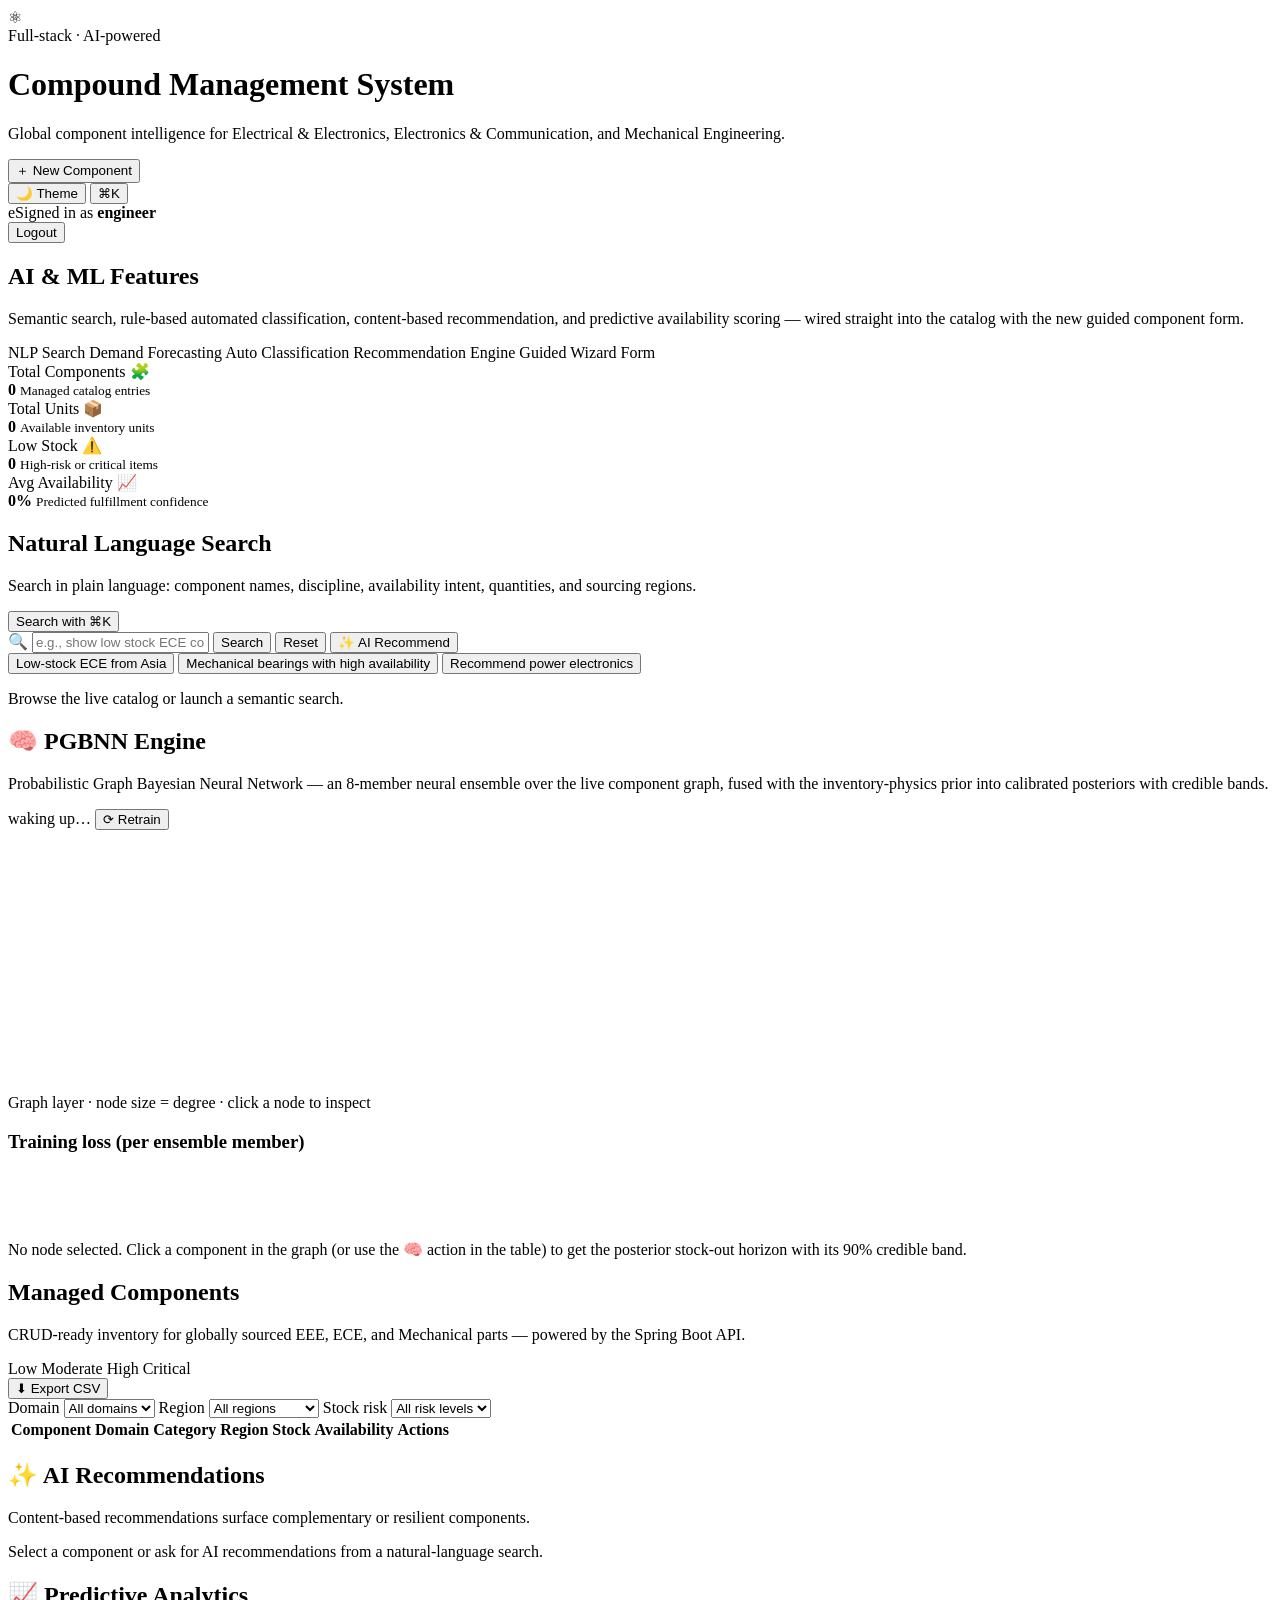
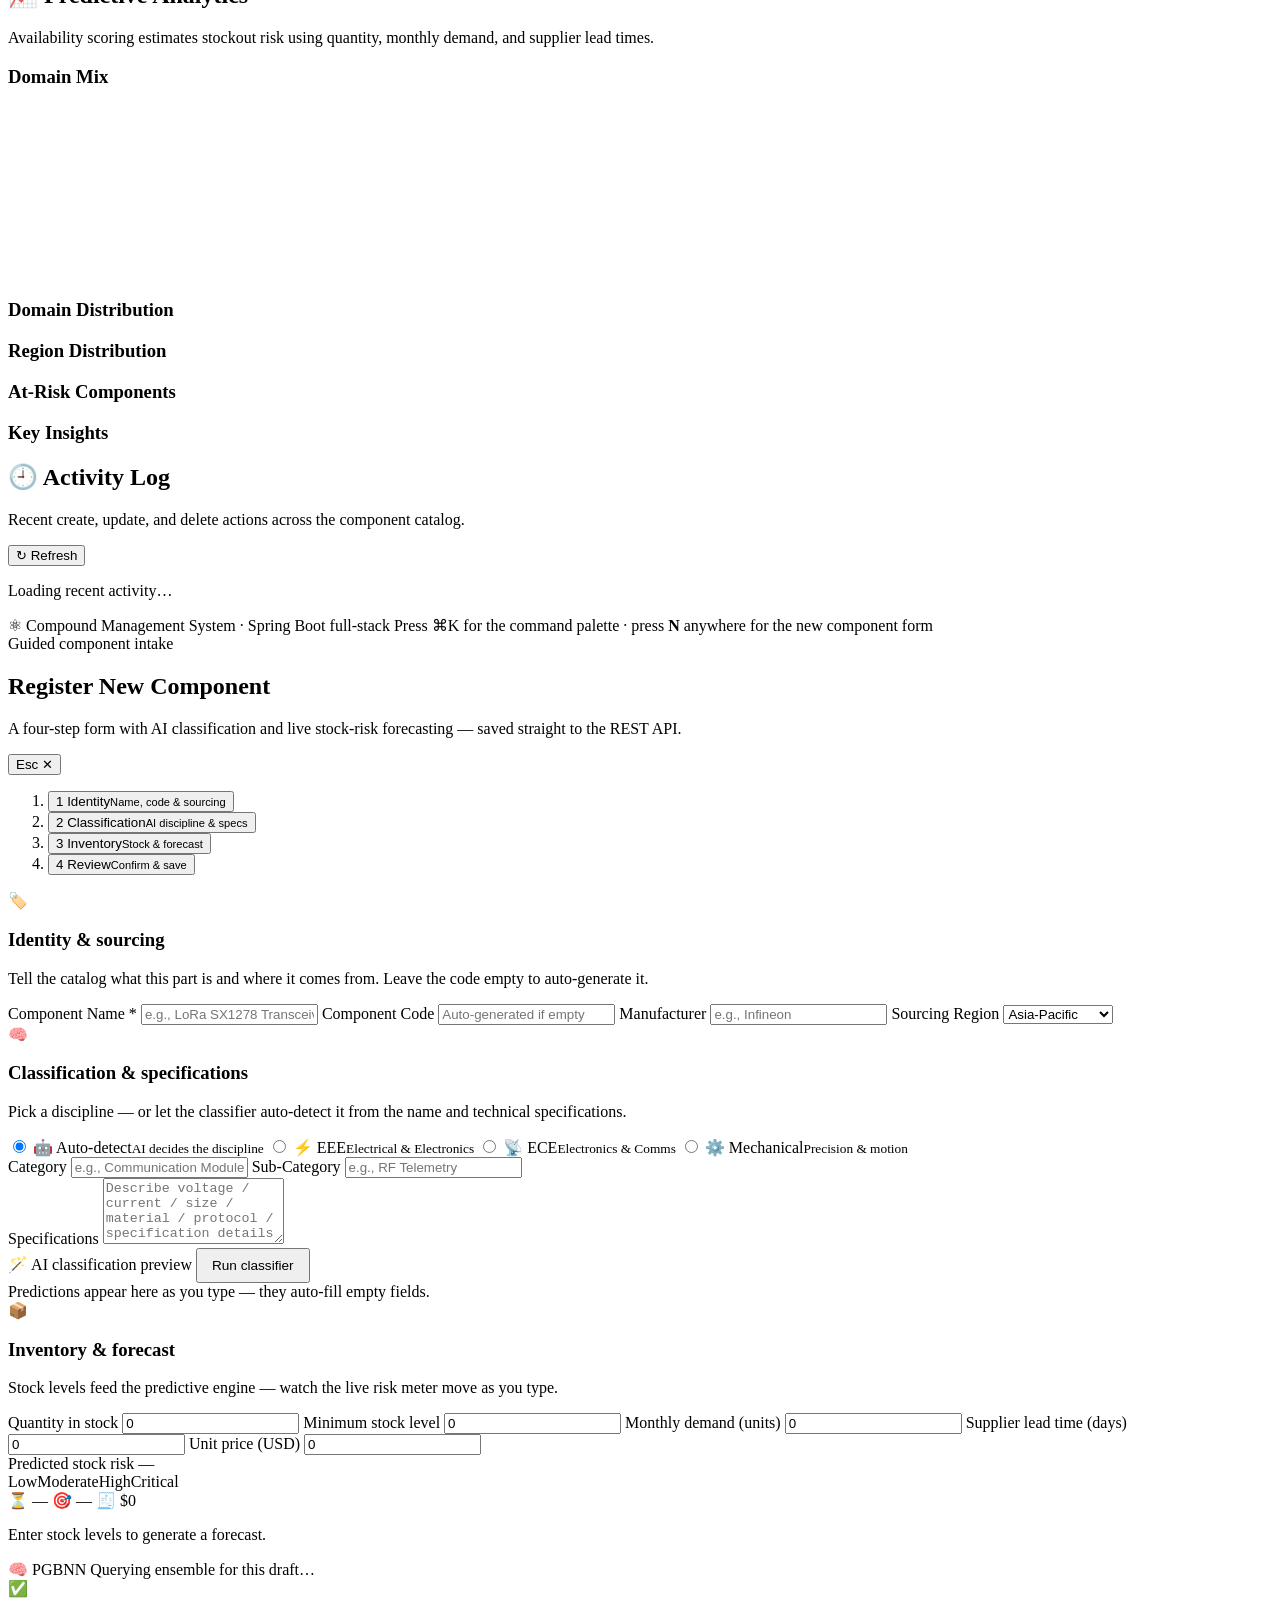
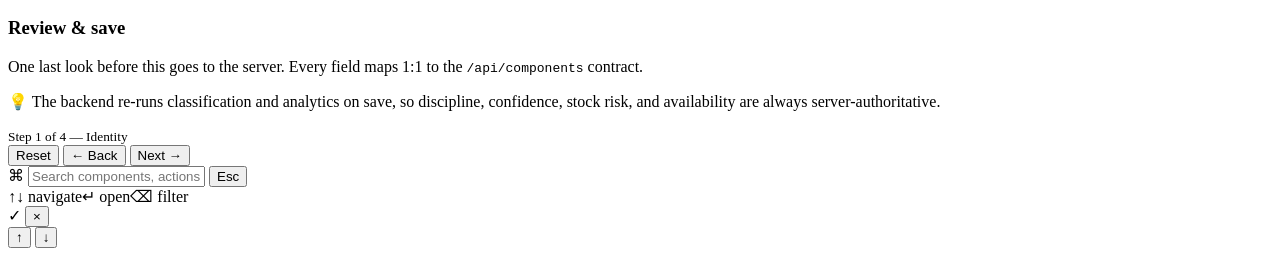
<file: src/main/resources/templates/dashboard.html>
<!DOCTYPE html>
<html lang="en" xmlns:th="http://www.thymeleaf.org">
<head>
    <meta charset="UTF-8">
    <meta name="viewport" content="width=device-width, initial-scale=1.0">
    <meta name="description" content="AI-enabled component management for EEE, ECE, and Mechanical engineering.">
    <title>Compound Management System</title>
    <link rel="stylesheet" th:href="@{/css/main.css}">
</head>
<body>
<div class="app-shell">
    <header class="topbar">
        <div class="brand">
            <span class="brand-mark" aria-hidden="true">⚛</span>
            <div>
                <span class="eyebrow"><span class="live-dot" aria-hidden="true"></span>Full-stack · AI-powered</span>
                <h1>Compound <span class="grad-text">Management</span> System</h1>
                <p class="tagline">Global component intelligence for Electrical &amp; Electronics, Electronics &amp; Communication, and Mechanical Engineering.</p>
            </div>
        </div>
        <div class="topbar-actions">
            <button id="newComponentBtn" class="primary-btn" type="button">＋ New Component</button>
            <div class="topbar-tools">
                <button id="themeToggle" class="ghost-btn" type="button" title="Toggle light / dark theme" aria-label="Toggle color theme">
                    <span class="theme-icon" aria-hidden="true">🌙</span>
                    <span class="theme-label">Theme</span>
                </button>
                <button id="commandOpenBtn" class="ghost-btn" type="button" title="Open command palette" aria-label="Open command palette">
                    <span aria-hidden="true">⌘K</span>
                </button>
            </div>
            <div class="user-chip"><span class="avatar" aria-hidden="true" th:text="${#strings.substring(username,0,1)}">e</span>Signed in as <strong th:text="${username}">engineer</strong></div>
            <form th:action="@{/logout}" method="post">
                <button type="submit" class="ghost-btn">Logout</button>
            </form>
        </div>
    </header>

    <section class="hero-grid">
        <article class="hero-card accent">
            <h2 class="grad-text">AI &amp; ML Features</h2>
            <p>Semantic search, rule-based automated classification, content-based recommendation, and predictive availability scoring — wired straight into the catalog with the new guided component form.</p>
            <div class="hero-tags">
                <span>NLP Search</span>
                <span>Demand Forecasting</span>
                <span>Auto Classification</span>
                <span>Recommendation Engine</span>
                <span>Guided Wizard Form</span>
            </div>
        </article>
        <article class="hero-card stat-card tone-violet">
            <div class="kpi-top">
                <span class="kpi-label">Total Components</span>
                <span class="kpi-icon" aria-hidden="true">🧩</span>
            </div>
            <strong id="totalComponents" data-count>0</strong>
            <small>Managed catalog entries</small>
        </article>
        <article class="hero-card stat-card tone-cyan">
            <div class="kpi-top">
                <span class="kpi-label">Total Units</span>
                <span class="kpi-icon" aria-hidden="true">📦</span>
            </div>
            <strong id="totalUnits" data-count>0</strong>
            <small>Available inventory units</small>
        </article>
        <article class="hero-card stat-card tone-rose">
            <div class="kpi-top">
                <span class="kpi-label">Low Stock</span>
                <span class="kpi-icon" aria-hidden="true">⚠️</span>
            </div>
            <strong id="lowStockComponents" data-count>0</strong>
            <small>High-risk or critical items</small>
        </article>
        <article class="hero-card stat-card tone-amber">
            <div class="kpi-top">
                <span class="kpi-label">Avg Availability</span>
                <span class="kpi-icon" aria-hidden="true">📈</span>
            </div>
            <strong id="averageAvailability">0%</strong>
            <small>Predicted fulfillment confidence</small>
        </article>
    </section>

    <section class="search-panel panel">
        <div class="panel-header space-between">
            <div>
                <h2>Natural Language <span class="grad-text">Search</span></h2>
                <p>Search in plain language: component names, discipline, availability intent, quantities, and sourcing regions.</p>
            </div>
            <button id="commandInlineBtn" class="secondary-btn" type="button">Search with ⌘K</button>
        </div>
        <div class="search-row">
            <span class="search-icon" aria-hidden="true">🔍</span>
            <input id="searchQuery" type="text" placeholder="e.g., show low stock ECE communication modules from Asia or find mechanical bearings with high availability">
            <button id="searchBtn" class="primary-btn">Search</button>
            <button id="resetBtn" class="secondary-btn" type="button">Reset</button>
            <button id="aiRecommendBtn" class="ghost-btn" type="button">✨ AI Recommend</button>
        </div>
        <div class="sample-query-row">
            <button class="sample-query" data-query="show low stock ECE communication modules from Asia">Low-stock ECE from Asia</button>
            <button class="sample-query" data-query="find mechanical bearings with high availability">Mechanical bearings with high availability</button>
            <button class="sample-query" data-query="recommend power electronics for motor control">Recommend power electronics</button>
        </div>
        <p id="searchSummary" class="search-summary">Browse the live catalog or launch a semantic search.</p>
    </section>

    <section class="panel pgbnn-panel" id="pgbnnPanel">
        <div class="panel-header space-between">
            <div>
                <h2>🧠 PGBNN <span class="grad-text">Engine</span></h2>
                <p>Probabilistic Graph Bayesian Neural Network — an 8-member neural ensemble over the live component
                    graph, fused with the inventory-physics prior into calibrated posteriors with credible bands.</p>
            </div>
            <div class="header-actions">
                <span class="neural-status" id="pgbnnStatus"><span class="live-dot" aria-hidden="true"></span>waking up…</span>
                <button id="pgbnnRetrainBtn" class="secondary-btn" type="button">⟳ Retrain</button>
            </div>
        </div>
        <div class="neural-grid">
            <div class="neural-canvas-wrap">
                <canvas id="pgbnnNet" width="260" height="260" role="img" aria-label="PGBNN component affinity graph"></canvas>
                <div class="neural-caption">Graph layer · node size = degree · click a node to inspect</div>
            </div>
            <div class="neural-metrics">
                <div class="metric-chip-grid" id="pgbnnMetrics"></div>
                <div class="neural-loss">
                    <h3>Training loss (per ensemble member)</h3>
                    <canvas id="pgbnnLossSpark" width="300" height="64" role="img" aria-label="Training loss curve"></canvas>
                </div>
            </div>
            <div class="neural-predict" id="pgbnnPrediction">
                <p class="muted" style="margin:0">No node selected. Click a component in the graph (or use the 🧠 action in the table) to get the posterior stock-out horizon with its 90% credible band.</p>
            </div>
        </div>
    </section>

    <section class="content-grid">
        <main class="main-rail">
            <article class="panel table-panel">
                <div class="panel-header space-between">
                    <div>
                        <h2>Managed <span class="grad-text">Components</span></h2>
                        <p>CRUD-ready inventory for globally sourced EEE, ECE, and Mechanical parts — powered by the Spring Boot API.</p>
                    </div>
                    <div class="header-actions">
                        <div class="legend" aria-label="Stock risk legend">
                            <span class="risk-pill low">Low</span>
                            <span class="risk-pill moderate">Moderate</span>
                            <span class="risk-pill high">High</span>
                            <span class="risk-pill critical">Critical</span>
                        </div>
                        <button id="exportBtn" class="secondary-btn" type="button">⬇ Export CSV</button>
                    </div>
                </div>
                <div class="catalog-toolbar">
                    <label>
                        Domain
                        <select id="filterDomain">
                            <option value="">All domains</option>
                            <option value="EEE">EEE</option>
                            <option value="ECE">ECE</option>
                            <option value="MECHANICAL">Mechanical</option>
                        </select>
                    </label>
                    <label>
                        Region
                        <select id="filterRegion">
                            <option value="">All regions</option>
                            <option value="Asia-Pacific">Asia-Pacific</option>
                            <option value="Europe">Europe</option>
                            <option value="North America">North America</option>
                            <option value="Middle East">Middle East</option>
                            <option value="Africa">Africa</option>
                            <option value="South America">South America</option>
                            <option value="Global">Global</option>
                        </select>
                    </label>
                    <label>
                        Stock risk
                        <select id="filterRisk">
                            <option value="">All risk levels</option>
                            <option value="LOW">Low</option>
                            <option value="MODERATE">Moderate</option>
                            <option value="HIGH">High</option>
                            <option value="CRITICAL">Critical</option>
                        </select>
                    </label>
                    <span class="catalog-count" id="catalogCount"></span>
                </div>
                <div class="table-wrapper">
                    <table>
                        <thead>
                        <tr>
                            <th>Component</th>
                            <th>Domain</th>
                            <th>Category</th>
                            <th>Region</th>
                            <th>Stock</th>
                            <th>Availability</th>
                            <th>Actions</th>
                        </tr>
                        </thead>
                        <tbody id="componentTableBody"></tbody>
                    </table>
                </div>
            </article>

            <div class="lower-grid">
                <article class="panel recommendation-panel">
                    <div class="panel-header">
                        <div>
                            <h2>✨ AI <span class="grad-text">Recommendations</span></h2>
                            <p>Content-based recommendations surface complementary or resilient components.</p>
                        </div>
                    </div>
                    <p id="recommendationSummary" class="search-summary">Select a component or ask for AI recommendations from a natural-language search.</p>
                    <div id="recommendationList" class="card-stack"></div>
                </article>

                <article class="panel analytics-panel">
                    <div class="panel-header">
                        <div>
                            <h2>📈 Predictive <span class="grad-text">Analytics</span></h2>
                            <p>Availability scoring estimates stockout risk using quantity, monthly demand, and supplier lead times.</p>
                        </div>
                    </div>
                    <div class="analytics-viz">
                        <div class="donut-wrap">
                            <h3>Domain Mix</h3>
                            <canvas id="domainDonut" width="170" height="170" role="img" aria-label="Domain distribution donut chart"></canvas>
                            <div id="donutLegend" class="donut-legend"></div>
                        </div>
                        <div>
                            <h3>Domain Distribution</h3>
                            <div id="domainDistribution" class="distribution-list"></div>
                        </div>
                        <div>
                            <h3>Region Distribution</h3>
                            <div id="regionDistribution" class="distribution-list"></div>
                        </div>
                    </div>
                    <div class="analytics-columns">
                        <div>
                            <h3>At-Risk Components</h3>
                            <div id="riskList" class="card-stack compact-stack"></div>
                        </div>
                        <div>
                            <h3>Key Insights</h3>
                            <ul id="analyticsInsights" class="insight-list"></ul>
                        </div>
                    </div>
                </article>
            </div>

            <article class="panel audit-panel">
                <div class="panel-header space-between">
                    <div>
                        <h2>🕘 Activity <span class="grad-text">Log</span></h2>
                        <p>Recent create, update, and delete actions across the component catalog.</p>
                    </div>
                    <button id="auditRefreshBtn" class="ghost-btn" type="button">↻ Refresh</button>
                </div>
                <div id="auditList" class="audit-list">
                    <p class="muted">Loading recent activity…</p>
                </div>
            </article>
        </main>
    </section>

    <footer class="app-footer">
        <span class="foot-chip">⚛ Compound Management System · Spring Boot full-stack</span>
        <span class="foot-chip">Press ⌘K for the command palette · press <strong>N</strong> anywhere for the new component form</span>
    </footer>
</div>

<!-- ============================ NEW FORM: 4-step wizard ============================ -->
<div id="componentWizard" class="wizard hidden" role="dialog" aria-modal="true" aria-labelledby="formTitle">
    <div id="wizardOverlay" class="wizard-overlay"></div>
    <div class="wizard-sheet">
        <header class="wizard-header">
            <div>
                <span class="eyebrow">Guided component intake</span>
                <h2 id="formTitle">Register New Component</h2>
                <p id="wizardSubtitle">A four-step form with AI classification and live stock-risk forecasting — saved straight to the REST API.</p>
            </div>
            <button id="wizardCloseBtn" class="wizard-close" type="button" aria-label="Close form">Esc ✕</button>
        </header>

        <ol class="wizard-steps" id="wizardSteps" aria-label="Form progress">
            <li>
                <button class="wstep" type="button" data-step="1">
                    <span class="step-number"><span class="num">1</span></span>
                    <span class="step-copy">Identity<small>Name, code &amp; sourcing</small></span>
                </button>
            </li>
            <li>
                <button class="wstep" type="button" data-step="2">
                    <span class="step-number"><span class="num">2</span></span>
                    <span class="step-copy">Classification<small>AI discipline &amp; specs</small></span>
                </button>
            </li>
            <li>
                <button class="wstep" type="button" data-step="3">
                    <span class="step-number"><span class="num">3</span></span>
                    <span class="step-copy">Inventory<small>Stock &amp; forecast</small></span>
                </button>
            </li>
            <li>
                <button class="wstep" type="button" data-step="4">
                    <span class="step-number"><span class="num">4</span></span>
                    <span class="step-copy">Review<small>Confirm &amp; save</small></span>
                </button>
            </li>
        </ol>

        <form id="componentForm" novalidate>
            <div class="wizard-body">
                <!-- STEP 1 — Identity & sourcing -->
                <section class="wizard-step" data-step="1">
                    <div class="step-heading">
                        <span class="step-glyph" aria-hidden="true">🏷️</span>
                        <div>
                            <h3>Identity &amp; sourcing</h3>
                            <p>Tell the catalog what this part is and where it comes from. Leave the code empty to auto-generate it.</p>
                        </div>
                    </div>
                    <input type="hidden" id="componentId">
                    <div class="form-grid two-column">
                        <label>
                            Component Name *
                            <input id="name" type="text" placeholder="e.g., LoRa SX1278 Transceiver Module" maxlength="200" required>
                            <small class="field-error" id="nameError" hidden>Component name is required.</small>
                        </label>
                        <label>
                            Component Code
                            <input id="componentCode" type="text" placeholder="Auto-generated if empty">
                        </label>
                        <label>
                            Manufacturer
                            <input id="manufacturer" type="text" placeholder="e.g., Infineon" maxlength="120">
                        </label>
                        <label>
                            Sourcing Region
                            <select id="region">
                                <option value="Asia-Pacific">Asia-Pacific</option>
                                <option value="Europe">Europe</option>
                                <option value="North America">North America</option>
                                <option value="Middle East">Middle East</option>
                                <option value="Africa">Africa</option>
                                <option value="South America">South America</option>
                                <option value="Global">Global</option>
                            </select>
                        </label>
                    </div>
                </section>

                <!-- STEP 2 — Classification & AI -->
                <section class="wizard-step" data-step="2">
                    <div class="step-heading">
                        <span class="step-glyph" aria-hidden="true">🧠</span>
                        <div>
                            <h3>Classification &amp; specifications</h3>
                            <p>Pick a discipline — or let the classifier auto-detect it from the name and technical specifications.</p>
                        </div>
                    </div>
                    <div class="pill-group" role="radiogroup" aria-label="Discipline">
                        <label class="disc-pill p-auto">
                            <input type="radio" name="discipline" value="" checked>
                            <span class="pill-dot" aria-hidden="true"></span>
                            🤖 Auto-detect<small>AI decides the discipline</small>
                        </label>
                        <label class="disc-pill p-eee">
                            <input type="radio" name="discipline" value="EEE">
                            <span class="pill-dot" aria-hidden="true"></span>
                            ⚡ EEE<small>Electrical &amp; Electronics</small>
                        </label>
                        <label class="disc-pill p-ece">
                            <input type="radio" name="discipline" value="ECE">
                            <span class="pill-dot" aria-hidden="true"></span>
                            📡 ECE<small>Electronics &amp; Comms</small>
                        </label>
                        <label class="disc-pill p-mech">
                            <input type="radio" name="discipline" value="MECHANICAL">
                            <span class="pill-dot" aria-hidden="true"></span>
                            ⚙️ Mechanical<small>Precision &amp; motion</small>
                        </label>
                    </div>
                    <div class="form-grid two-column">
                        <label>
                            Category
                            <input id="category" type="text" placeholder="e.g., Communication Modules">
                        </label>
                        <label>
                            Sub-Category
                            <input id="subCategory" type="text" placeholder="e.g., RF Telemetry" maxlength="120">
                        </label>
                    </div>
                    <label>
                        Specifications
                        <textarea id="specifications" rows="4" maxlength="2500" placeholder="Describe voltage / current / size / material / protocol / specification details here"></textarea>
                    </label>
                    <div class="ai-box">
                        <div class="ai-box-head">
                            <span class="ai-title">🪄 AI classification preview</span>
                            <button id="classifyBtn" class="secondary-btn" type="button" style="padding:8px 14px;font-size:0.85rem">Run classifier</button>
                        </div>
                        <div id="classificationResult" class="classification-result">
                            <p class="muted" style="margin:0">Predictions appear here as you type — they auto-fill empty fields.</p>
                        </div>
                    </div>
                </section>

                <!-- STEP 3 — Inventory & forecast -->
                <section class="wizard-step" data-step="3">
                    <div class="step-heading">
                        <span class="step-glyph" aria-hidden="true">📦</span>
                        <div>
                            <h3>Inventory &amp; forecast</h3>
                            <p>Stock levels feed the predictive engine — watch the live risk meter move as you type.</p>
                        </div>
                    </div>
                    <div class="form-grid two-column">
                        <label>
                            Quantity in stock
                            <input id="quantity" type="number" min="0" value="0" required>
                        </label>
                        <label>
                            Minimum stock level
                            <input id="minimumStockLevel" type="number" min="0" value="0" required>
                        </label>
                        <label>
                            Monthly demand (units)
                            <input id="monthlyDemand" type="number" min="0" step="0.1" value="0" required>
                        </label>
                        <label>
                            Supplier lead time (days)
                            <input id="leadTimeDays" type="number" min="0" value="0" required>
                        </label>
                        <label>
                            Unit price (USD)
                            <input id="unitPrice" type="number" min="0" step="0.01" value="0" required>
                        </label>
                    </div>
                    <div class="risk-meter" aria-live="polite">
                        <div class="meter-head">
                            <span class="meter-title">Predicted stock risk</span>
                            <span class="risk-score" id="riskScore">—</span>
                        </div>
                        <div class="meter-track" id="riskMeterTrack">
                            <span class="meter-zone z-low" data-zone="LOW"></span>
                            <span class="meter-zone z-mod" data-zone="MODERATE"></span>
                            <span class="meter-zone z-high" data-zone="HIGH"></span>
                            <span class="meter-zone z-crit" data-zone="CRITICAL"></span>
                            <span class="meter-marker" id="riskMarker" style="left:12%"></span>
                        </div>
                        <div class="meter-labels">
                            <span>Low</span><span>Moderate</span><span>High</span><span>Critical</span>
                        </div>
                        <div class="meter-readout">
                            <span class="readout-chip">⏳ <span id="daysToStockout">—</span></span>
                            <span class="readout-chip">🎯 <span id="availabilityPreview">—</span></span>
                            <span class="readout-chip">🧾 <span id="stockValuePreview">$0</span></span>
                        </div>
                        <p class="risk-narrative" id="riskNarrative">Enter stock levels to generate a forecast.</p>
                    </div>
                    <div class="pgbnn-strip">
                        <span class="pgbnn-brand">🧠 PGBNN</span>
                        <span id="pgbnnStripText">Querying ensemble for this draft…</span>
                    </div>
                </section>

                <!-- STEP 4 — Review -->
                <section class="wizard-step" data-step="4">
                    <div class="step-heading">
                        <span class="step-glyph" aria-hidden="true">✅</span>
                        <div>
                            <h3>Review &amp; save</h3>
                            <p>One last look before this goes to the server. Every field maps 1:1 to the <code>/api/components</code> contract.</p>
                        </div>
                    </div>
                    <div class="review-grid" id="wizardReview"></div>
                    <p class="review-note">💡 The backend re-runs classification and analytics on save, so discipline, confidence, stock risk, and availability are always server-authoritative.</p>
                </section>
            </div>

            <footer class="wizard-footer">
                <div class="wizard-progress">
                    <small id="wizardStepInfo">Step 1 of 4 — Identity</small>
                    <div class="bar-track"><div class="bar-fill" id="wizardProgress" style="width:25%"></div></div>
                </div>
                <div class="btn-row">
                    <button type="button" class="ghost-btn" id="clearBtn">Reset</button>
                    <button type="button" class="secondary-btn" id="wizardBackBtn">← Back</button>
                    <button type="button" class="primary-btn" id="wizardNextBtn">Next →</button>
                    <button type="submit" class="primary-btn" id="saveBtn" hidden>💾 Save Component</button>
                </div>
            </footer>
        </form>
    </div>
</div>

<div id="commandPalette" class="command-palette hidden" role="dialog" aria-modal="true" aria-label="Command palette">
    <div id="commandOverlay" class="command-overlay"></div>
    <div class="command-box">
        <div class="command-input-wrap">
            <span class="command-prefix" aria-hidden="true">⌘</span>
            <input id="commandInput" type="text" placeholder="Search components, actions, and filters…" autocomplete="off">
            <button id="commandCloseBtn" class="command-close" type="button" aria-label="Close">Esc</button>
        </div>
        <div id="commandResults" class="command-results"></div>
        <div class="command-footer">
            <span>↑↓ navigate</span><span>↵ open</span><span>⌫ filter</span>
        </div>
    </div>
</div>

<div id="toast" class="toast hidden">
    <span class="toast-icon" aria-hidden="true">✓</span>
    <span id="toastMessage" class="toast-message"></span>
    <button id="toastClose" class="toast-close" type="button" aria-label="Dismiss">×</button>
</div>

<div id="scrollProgress" class="scroll-progress" aria-hidden="true"></div>
<div class="scroll-fab" aria-label="Scroll controls">
    <button id="scrollUpBtn" class="scroll-btn" type="button" title="Back to top" aria-label="Scroll back to top">↑</button>
    <button id="scrollDownBtn" class="scroll-btn" type="button" title="Scroll down" aria-label="Scroll down">↓</button>
</div>

<script th:src="@{/js/app.js}"></script>
</body>
</html>
</file>
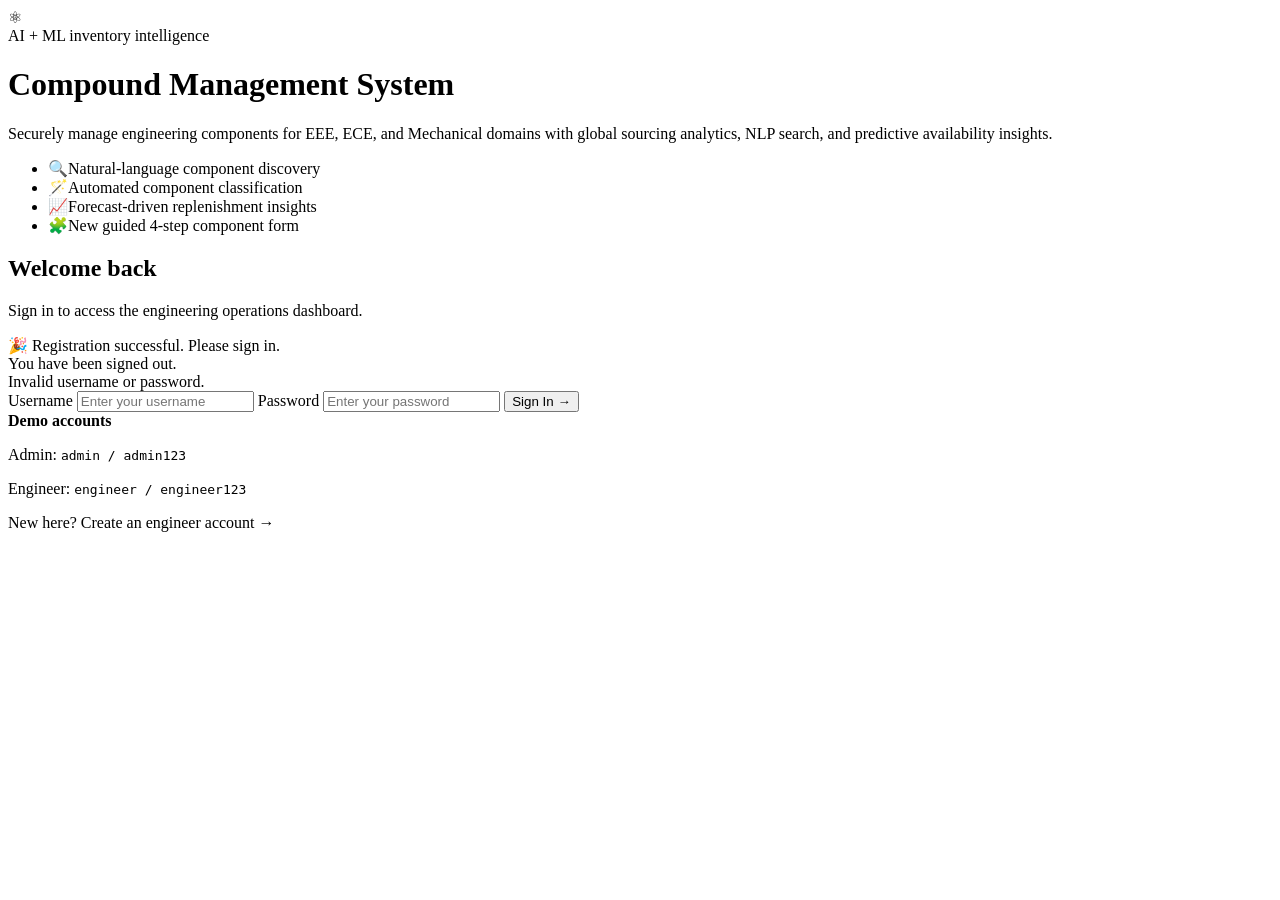
<file: src/main/resources/templates/login.html>
<!DOCTYPE html>
<html lang="en" xmlns:th="http://www.thymeleaf.org">
<head>
    <meta charset="UTF-8">
    <meta name="viewport" content="width=device-width, initial-scale=1.0">
    <title>Compound Management System - Login</title>
    <link rel="stylesheet" th:href="@{/css/main.css}">
</head>
<body class="auth-body">
<div class="auth-orb orb-1" aria-hidden="true"></div>
<div class="auth-orb orb-2" aria-hidden="true"></div>
<div class="auth-orb orb-3" aria-hidden="true"></div>
<div class="auth-shell">
    <div class="auth-brand">
        <div class="brand">
            <span class="brand-mark" aria-hidden="true">⚛</span>
            <div>
                <span class="eyebrow"><span class="live-dot" aria-hidden="true"></span>AI + ML inventory intelligence</span>
                <h1>Compound <span class="grad-text">Management</span> System</h1>
            </div>
        </div>
        <p>Securely manage engineering components for EEE, ECE, and Mechanical domains with global sourcing analytics, NLP search, and predictive availability insights.</p>
        <ul class="feature-list compact">
            <li><span class="f-icon" aria-hidden="true">🔍</span>Natural-language component discovery</li>
            <li><span class="f-icon" aria-hidden="true">🪄</span>Automated component classification</li>
            <li><span class="f-icon" aria-hidden="true">📈</span>Forecast-driven replenishment insights</li>
            <li><span class="f-icon" aria-hidden="true">🧩</span>New guided 4-step component form</li>
        </ul>
    </div>

    <div class="auth-card">
        <h2>Welcome <span class="grad-text">back</span></h2>
        <p class="muted">Sign in to access the engineering operations dashboard.</p>

        <div class="alert success" th:if="${param.registered}">🎉 Registration successful. Please sign in.</div>
        <div class="alert success" th:if="${param.logout}">You have been signed out.</div>
        <div class="alert danger" th:if="${param.error}">Invalid username or password.</div>

        <form th:action="@{/login}" method="post" class="auth-form">
            <label>
                Username
                <input type="text" name="username" placeholder="Enter your username" required>
            </label>
            <label>
                Password
                <input type="password" name="password" placeholder="Enter your password" required>
            </label>
            <button type="submit" class="primary-btn">Sign In →</button>
        </form>

        <div class="demo-credentials">
            <strong>Demo accounts</strong>
            <p><span>Admin:</span> <code>admin / admin123</code></p>
            <p><span>Engineer:</span> <code>engineer / engineer123</code></p>
        </div>

        <p class="auth-link">New here? <a th:href="@{/register}">Create an engineer account →</a></p>
    </div>
</div>
</body>
</html>
</file>
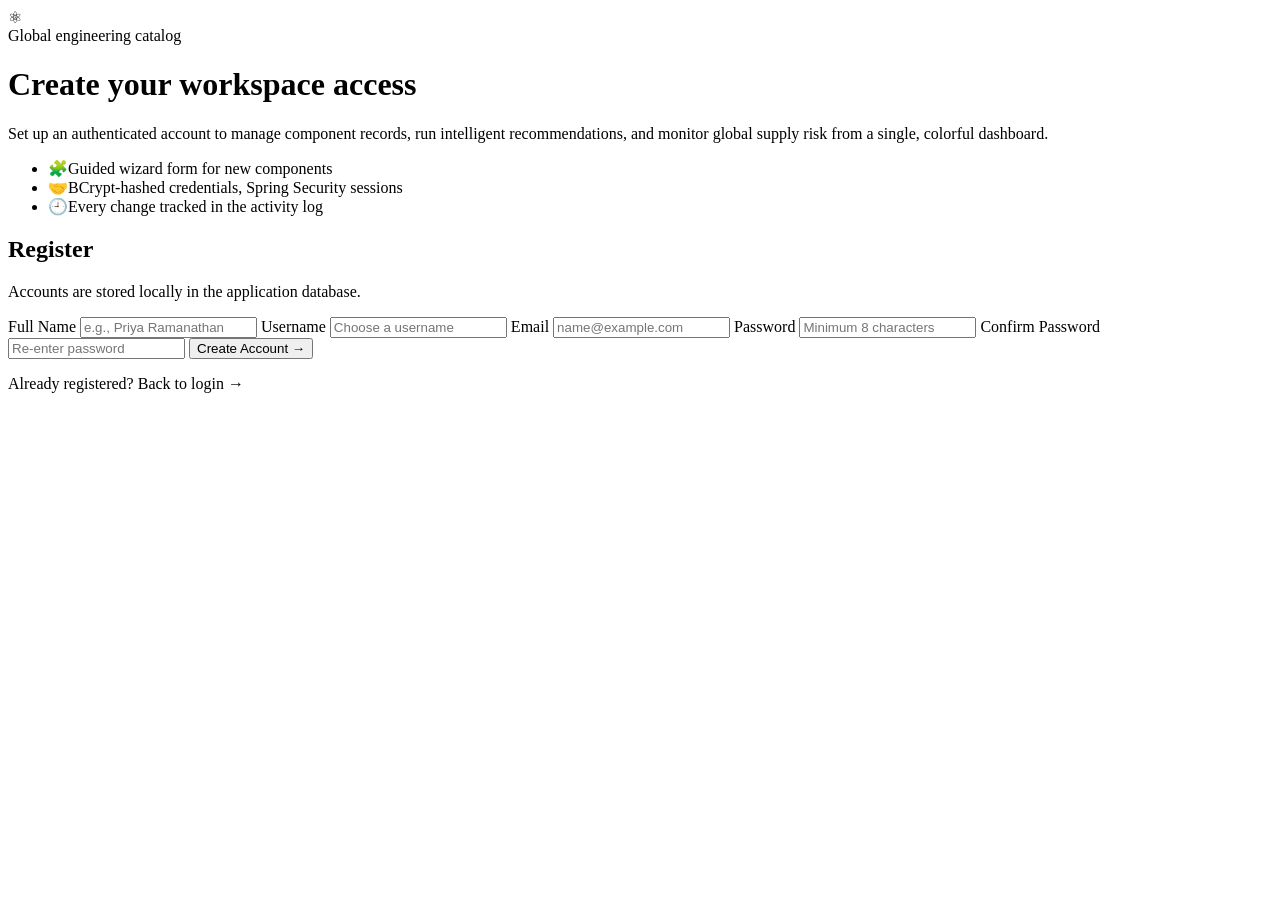
<file: src/main/resources/templates/register.html>
<!DOCTYPE html>
<html lang="en" xmlns:th="http://www.thymeleaf.org">
<head>
    <meta charset="UTF-8">
    <meta name="viewport" content="width=device-width, initial-scale=1.0">
    <title>Compound Management System - Register</title>
    <link rel="stylesheet" th:href="@{/css/main.css}">
</head>
<body class="auth-body">
<div class="auth-orb orb-1" aria-hidden="true"></div>
<div class="auth-orb orb-2" aria-hidden="true"></div>
<div class="auth-orb orb-3" aria-hidden="true"></div>
<div class="auth-shell">
    <div class="auth-brand">
        <div class="brand">
            <span class="brand-mark" aria-hidden="true">⚛</span>
            <div>
                <span class="eyebrow"><span class="live-dot" aria-hidden="true"></span>Global engineering catalog</span>
                <h1>Create your <span class="grad-text">workspace</span> access</h1>
            </div>
        </div>
        <p>Set up an authenticated account to manage component records, run intelligent recommendations, and monitor global supply risk from a single, colorful dashboard.</p>
        <ul class="feature-list compact">
            <li><span class="f-icon" aria-hidden="true">🧩</span>Guided wizard form for new components</li>
            <li><span class="f-icon" aria-hidden="true">🤝</span>BCrypt-hashed credentials, Spring Security sessions</li>
            <li><span class="f-icon" aria-hidden="true">🕘</span>Every change tracked in the activity log</li>
        </ul>
    </div>

    <div class="auth-card">
        <h2>Register</h2>
        <p class="muted">Accounts are stored locally in the application database.</p>

        <form th:action="@{/register}" th:object="${registerRequest}" method="post" class="auth-form">
            <label>
                Full Name
                <input type="text" th:field="*{fullName}" placeholder="e.g., Priya Ramanathan" required>
                <small class="field-error" th:if="${#fields.hasErrors('fullName')}" th:errors="*{fullName}"></small>
            </label>

            <label>
                Username
                <input type="text" th:field="*{username}" placeholder="Choose a username" required>
                <small class="field-error" th:if="${#fields.hasErrors('username')}" th:errors="*{username}"></small>
            </label>

            <label>
                Email
                <input type="email" th:field="*{email}" placeholder="name@example.com" required>
                <small class="field-error" th:if="${#fields.hasErrors('email')}" th:errors="*{email}"></small>
            </label>

            <label>
                Password
                <input type="password" th:field="*{password}" placeholder="Minimum 8 characters" required>
                <small class="field-error" th:if="${#fields.hasErrors('password')}" th:errors="*{password}"></small>
            </label>

            <label>
                Confirm Password
                <input type="password" th:field="*{confirmPassword}" placeholder="Re-enter password" required>
                <small class="field-error" th:if="${#fields.hasErrors('confirmPassword')}" th:errors="*{confirmPassword}"></small>
            </label>

            <button type="submit" class="primary-btn">Create Account →</button>
        </form>

        <p class="auth-link">Already registered? <a th:href="@{/login}">Back to login →</a></p>
    </div>
</div>
</body>
</html>
</file>
